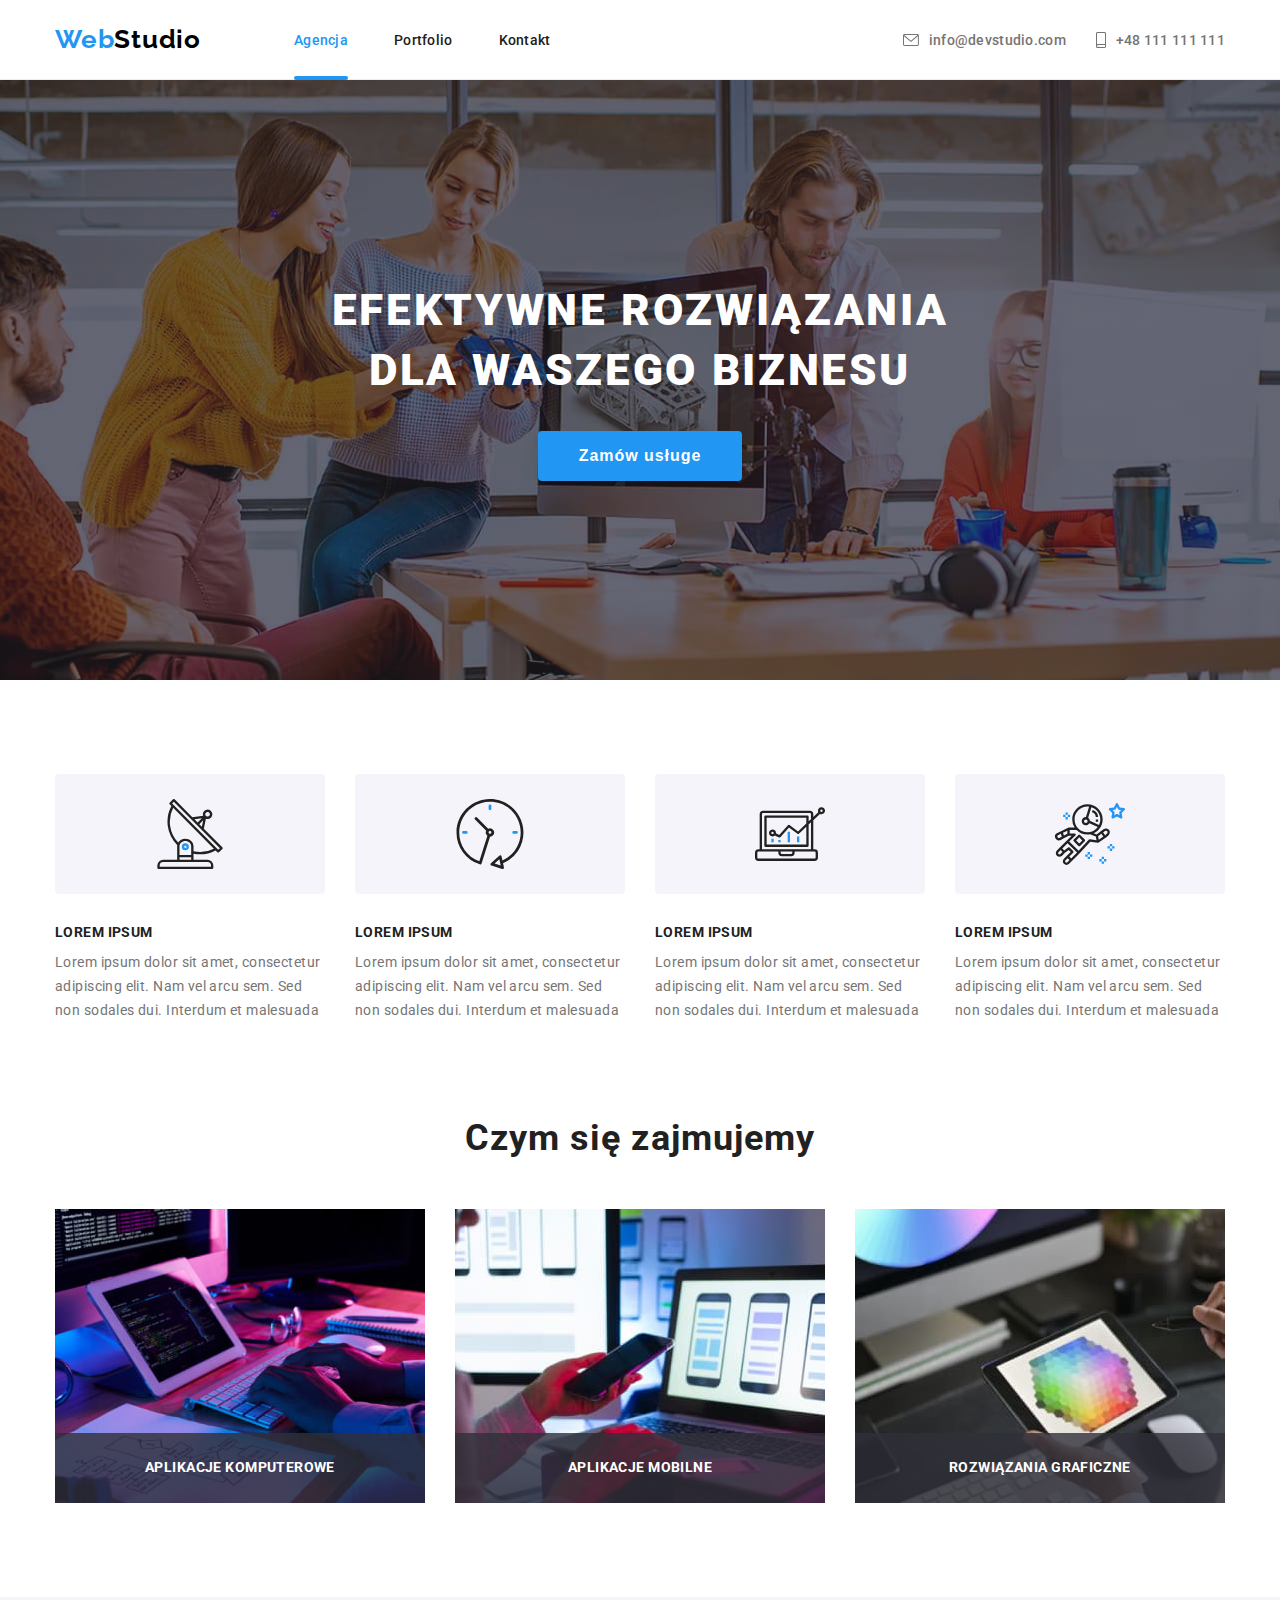
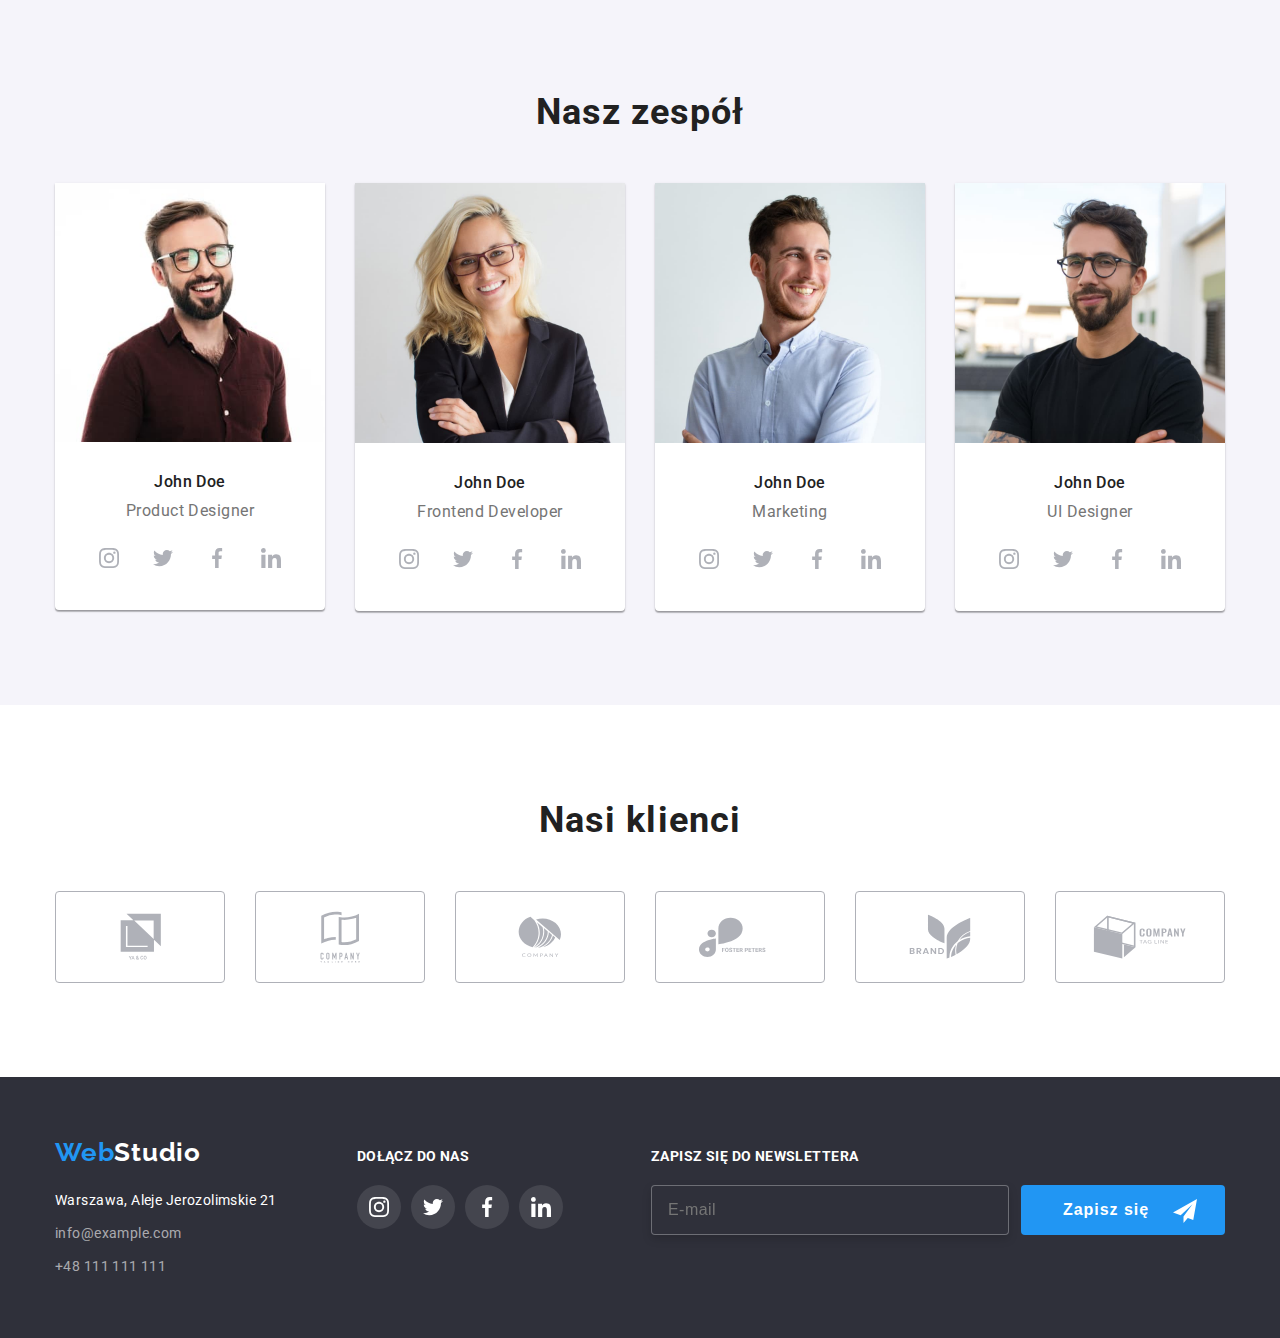
<file: index.html>
<!DOCTYPE html>
<html lang="pl">

<head>
    <meta charset="UTF-8">
    <meta http-equiv="X-UA-Compatible" content="IE=edge">
    <meta name="viewport" content="width=device-width, initial-scale=1.0">
    <title>WebStudio</title>
    <link rel="stylesheet" href="https://cdnjs.cloudflare.com/ajax/libs/modern-normalize/1.1.0/modern-normalize.min.css"
        integrity="sha512-wpPYUAdjBVSE4KJnH1VR1HeZfpl1ub8YT/NKx4PuQ5NmX2tKuGu6U/JRp5y+Y8XG2tV+wKQpNHVUX03MfMFn9Q=="
        crossorigin="anonymous" referrerpolicy="no-referrer" />
    <link rel="stylesheet" href="./css/styles.css" />
    <link rel="preconnect" href="https://fonts.googleapis.com" />
    <link rel="preconnect" href="https://fonts.gstatic.com" crossorigin />
    <link
        href="https://fonts.googleapis.com/css2?family=Raleway:wght@700&family=Roboto:wght@400;500;700;900&display=swap"
        rel="stylesheet" />
</head>

<body>
    <header class="header-line">
        <div class="menu-container container">
            <nav class="menu-nav">
                <a class="menu-logo link" href="./index.html">Web<span class="menu-logo-title">Studio</span></a>
                <ul class="menu-nav-list list">
                    <li class="menu-nav-item">
                        <a class="menu-nav-link link current-link" href="./index.html">Agencja</a>
                    </li>
                    <li class="menu-nav-item"> <a class="menu-nav-link link" href="./portfolio.html">Portfolio</a>
                    </li>
                    <li class="menu-nav-item"> <a class="menu-nav-link link" href="#">Kontakt</a>
                    </li>
                </ul>
            </nav>
            <ul class="menu-contacts list" style="display: flex;">
                <li class="menu-contact-item">
                    <a class="menu-contact-link link" href="mailto:info@devstudio.com">
                        <svg class="menu-icon" width="16" height="12">
                            <use href="./images/icons.svg#icon-envelope">
                            </use>
                        </svg>info@devstudio.com</a>
                </li>
                <li class="menu-contact-item">
                    <a class="menu-contact-link link" href="tel:+48111111111">
                        <svg class="menu-icon" width="10" height="16">
                            <use href="./images/icons.svg#icon-smartphone">
                            </use>
                        </svg>+48 111 111
                        111</a>
                </li>
            </ul>
        </div>
    </header>

    <main>
        <section class="hero-container section">
            <div class="container">
                <h1 class="hero-title">EFEKTYWNE ROZWIĄZANIA DLA WASZEGO BIZNESU</h1>
                <button class="hero-button" type="button" data-modal-open>Zamów usługe</button>
            </div>
        </section>
        <section class="features section">
            <div class="container">
                <h2 class="visually-hidden">features</h2>
                <ul class="features-list list">
                    <li class="features-item">
                        <div class="features-div-icon"><svg class="features-icon" width="70" height="70">
                                <use href="./images/icons2.svg#icon-antenna1">
                                </use>
                            </svg></div>
                        <h3 class="features-title">LOREM IPSUM</h3>
                        <p class="features-text">Lorem ipsum dolor sit amet, consectetur adipiscing elit. Nam vel
                            arcu sem. Sed non sodales dui. Interdum et malesuada</p>
                    </li>
                    <li class="features-item">
                        <div class="features-div-icon"><svg class="features-icon" width="70" height="70">
                                <use href="./images/icons2.svg#icon-clock1">
                                </use>
                            </svg></div>
                        <h3 class="features-title">LOREM IPSUM</h3>
                        <p class="features-text">Lorem ipsum dolor sit amet, consectetur adipiscing elit. Nam vel
                            arcu sem. Sed non sodales dui. Interdum et malesuada</p>
                    </li>
                    <li class="features-item">
                        <div class="features-div-icon"><svg class="features-icon" width="70" height="70">
                                <use href="./images/icons2.svg#icon-diagram1">
                                </use>
                            </svg></div>
                        <h3 class="features-title">LOREM IPSUM</h3>
                        <p class="features-text">Lorem ipsum dolor sit amet, consectetur adipiscing elit. Nam vel
                            arcu sem. Sed non sodales dui. Interdum et malesuada</p>
                    </li>
                    <li class="features-item">
                        <div class="features-div-icon"><svg class="features-icon" width="70" height="70">
                                <use href="./images/icons2.svg#icon-astronaut1">
                                </use>
                            </svg></div>
                        <h3 class="features-title">LOREM IPSUM</h3>
                        <p class="features-text">Lorem ipsum dolor sit amet, consectetur adipiscing elit. Nam vel
                            arcu sem. Sed non sodales dui. Interdum et malesuada</p>
                    </li>
                </ul>
            </div>
        </section>
        <section class="section">
            <div class="about container">
                <h2 class="about-title">Czym się zajmujemy</h2>
                <ul class="list">
                    <li class="about-item">
                        <img src="./images/img-5.jpg" alt="dłonie męzczyzny na klawiaturze komputera" width="370"
                            height="294" />
                        <p class="label">Aplikacje komputerowe</p>
                    </li>
                    <li class="about-item">
                        <img src="./images/img-6.jpg" alt="ręka trzyma telefon nad laptopem" width="370" height="294" />
                        <p class="label">Aplikacje mobilne</p>
                    </li>
                    <li class="about-item">
                        <img src="./images/img-7.jpg" alt="ręka trzyma tablet nad klawiaturą komputera" width="370"
                            height="294" />
                        <p class="label">Rozwiązania graficzne</p>
                    </li>
                </ul>
            </div>
        </section>

        <section class="team section">
            <div class="container">
                <h2 class="team-title">Nasz zespół</h2>
                <ul class="team-list list">
                    <li class="team-item">
                        <img class="img-item" src="./images/img.jpg" alt="John Doe, Product Designer" width="270"
                            height="260" />
                        <div class="figcaption-team-item">
                            <h3 class="team-list-name">John Doe</h3>
                            <p class="team-list-position">Product Designer</p>
                            <ul class="social-media-container list">
                                <li class="social-icon-item">
                                    <a class="social-link" href="">
                                        <svg class="social-icon" width="20" height="20">
                                            <use href="./images/icons.svg#icon-instagram-2">
                                            </use>
                                        </svg>
                                    </a>
                                </li>
                                <li class="social-icon-item">
                                    <a class="social-link" href="">
                                        <svg class="social-icon" width="20" height="20">
                                            <use href="./images/icons.svg#icon-twitter-1">
                                            </use>
                                        </svg>
                                    </a>
                                </li>
                                <li class="social-icon-item">
                                    <a class="social-link" href="">
                                        <svg class="social-icon" width="20" height="20">
                                            <use href="./images/icons.svg#icon-facebook-1">
                                            </use>
                                        </svg>
                                    </a>
                                </li>
                                <li class="social-icon-item">
                                    <a class="social-link" href="">
                                        <svg class="social-icon" width="20" height="20">
                                            <use href="./images/icons.svg#icon-linkedin-1">
                                            </use>
                                        </svg>
                                    </a>
                                </li>
                            </ul>
                        </div>
                    </li>
                    <li class="team-item">
                        <img class="img-item" src="./images/img-2.jpg" alt="John Doe, Frontend Developer" width="270"
                            height="260" />
                        <div class="figcaption-team-item">
                            <h3 class="team-list-name">John Doe</h3>
                            <p class="team-list-position">Frontend Developer</p>
                            <ul class="social-media-container list">
                                <li class="social-icon-item">
                                    <a class="social-link" href="">
                                        <svg class="social-icon" width="20" height="20">
                                            <use href="./images/icons.svg#icon-instagram-2">
                                            </use>
                                        </svg>
                                    </a>
                                </li>
                                <li class="social-icon-item">
                                    <a class="social-link" href="">
                                        <svg class="social-icon" width="20" height="20">
                                            <use href="./images/icons.svg#icon-twitter-1">
                                            </use>
                                        </svg>
                                    </a>
                                </li>
                                <li class="social-icon-item">
                                    <a class="social-link" href="">
                                        <svg class="social-icon" width="20" height="20">
                                            <use href="./images/icons.svg#icon-facebook-1">
                                            </use>
                                        </svg>
                                    </a>
                                </li>
                                <li class="social-icon-item">
                                    <a class="social-link" href="">
                                        <svg class="social-icon" width="20" height="20">
                                            <use href="./images/icons.svg#icon-linkedin-1">
                                            </use>
                                        </svg>
                                    </a>
                                </li>
                            </ul>
                        </div>
                    </li>
                    <li class="team-item">
                        <img class="img-item" src="./images/img-3.jpg" alt="John Doe, Marketing" width="270"
                            height="260" />
                        <div class="figcaption-team-item">
                            <h3 class="team-list-name">John Doe</h3>
                            <p class="team-list-position">Marketing</p>
                            <ul class="social-media-container list">
                                <li class="social-icon-item">
                                    <a class="social-link" href="">
                                        <svg class="social-icon" width="20" height="20">
                                            <use href="./images/icons.svg#icon-instagram-2">
                                            </use>
                                        </svg>
                                    </a>
                                </li>
                                <li class="social-icon-item">
                                    <a class="social-link" href="">
                                        <svg class="social-icon" width="20" height="20">
                                            <use href="./images/icons.svg#icon-twitter-1">
                                            </use>
                                        </svg>
                                    </a>
                                </li>
                                <li class="social-icon-item">
                                    <a class="social-link" href="">
                                        <svg class="social-icon" width="20" height="20">
                                            <use href="./images/icons.svg#icon-facebook-1">
                                            </use>
                                        </svg>
                                    </a>
                                </li>
                                <li class="social-icon-item">
                                    <a class="social-link" href="">
                                        <svg class="social-icon" width="20" height="20">
                                            <use href="./images/icons.svg#icon-linkedin-1">
                                            </use>
                                        </svg>
                                    </a>
                                </li>
                            </ul>
                        </div>
                    </li>
                    <li class="team-item">
                        <img class="img-item" src="./images/img-4.jpg" alt="John Doe, UI Designer" width="270"
                            height="260" />
                        <div class="figcaption-team-item">
                            <h3 class="team-list-name">John Doe</h3>
                            <p class="team-list-position">UI Designer</p>
                            <ul class="social-media-container list">
                                <li class="social-icon-item">
                                    <a class="social-link" href="">
                                        <svg class="social-icon" width="20" height="20">
                                            <use href="./images/icons.svg#icon-instagram-2">
                                            </use>
                                        </svg>
                                    </a>
                                </li>
                                <li class="social-icon-item">
                                    <a class="social-link" href="">
                                        <svg class="social-icon" width="20" height="20">
                                            <use href="./images/icons.svg#icon-twitter-1">
                                            </use>
                                        </svg>
                                    </a>
                                </li>
                                <li class="social-icon-item">
                                    <a class="social-link" href="">
                                        <svg class="social-icon" width="20" height="20">
                                            <use href="./images/icons.svg#icon-facebook-1">
                                            </use>
                                        </svg>
                                    </a>
                                </li>
                                <li class="social-icon-item">
                                    <a class="social-link" href="">
                                        <svg class="social-icon" width="20" height="20">
                                            <use href="./images/icons.svg#icon-linkedin-1">
                                            </use>
                                        </svg>
                                    </a>
                                </li>
                            </ul>
                        </div>
                    </li>
                </ul>
            </div>
        </section>
        <section class="clients section">
            <div class="container">
                <h2 class="clients-title">Nasi klienci</h2>
                <ul class="clients-list list">
                    <li class="client-item">
                        <a class="client-link" href="">
                            <svg class="client-icon" width="41" height="47">
                                <use href="./images/icons.svg#icon-group">
                                </use>
                            </svg>
                        </a>
                    </li>
                    <li class="client-item">
                        <a class="client-link" href="">
                            <svg class="client-icon" width="40" height="52">
                                <use href="./images/icons.svg#icon-group-2">
                                </use>
                            </svg>
                        </a>
                    </li>
                    <li class="client-item">
                        <a class="client-link" href="">
                            <svg class="client-icon" width="43.46" height="41.18">
                                <use href="./images/icons.svg#icon-group-3">
                                </use>
                            </svg>
                        </a>
                    </li>
                    <li class="client-item">
                        <a class="client-link" href="">
                            <svg class="client-icon" width="84.44" height="40.62">
                                <use href="./images/icons.svg#icon-group-4">
                                </use>
                            </svg>
                        </a>
                    </li>
                    <li class="client-item">
                        <a class="client-link" href="">
                            <svg class="client-icon" width="62.54" height="45.43">
                                <use href="./images/icons.svg#icon-group-5">
                                </use>
                            </svg>
                        </a>
                    </li>
                    <li class="client-item">
                        <a class="client-link" href="">
                            <svg class="client-icon" width="93.79" height="43.93">
                                <use href="./images/icons.svg#icon-group-6">
                                </use>
                            </svg>
                        </a>
                    </li>
                </ul>
            </div>
        </section>
    </main>

    <footer>
        <div class="container footer-flex">
            <div class="footer-div">
                <a class="footer-logo link" href="./index.html">Web<span class="footer-logo-title">Studio</span></a>
                <address class="footer-adress-list">
                    <ul class="footer-contacts list">
                        <li class="footer-item"><a class="footer-adress link"
                                href="https://goo.gl/maps/d49CJBmiLWtHoX3f7" target="_blank"
                                rel="noreferrer noopener nofollow">
                                Warszawa, Aleje Jerozolimskie 21 </a></li>
                        <li class="footer-item"><a class="footer-contact link"
                                href="mailto:info@example.com">info@example.com</a></li>
                        <li class="footer-item"><a class="footer-contact link" href="tel:+48111111111">+48 111 111
                                111</a>
                        </li>
                    </ul>
                </address>
            </div>
            <div class="footer-social-div">
                <p class="footer-social-title">DOŁĄCZ DO NAS</p>
                <ul class="footer-social-container list">
                    <li class="footer-social-icon-item">
                        <a class="footer-social-link" href="">
                            <svg class="footer-social-icon" width="20" height="20">
                                <use href="./images/icons.svg#icon-instagram-2">
                                </use>
                            </svg>
                        </a>
                    </li>
                    <li class="footer-social-icon-item">
                        <a class="footer-social-link" href="">
                            <svg class="footer-social-icon" width="20" height="20">
                                <use href="./images/icons.svg#icon-twitter-1">
                                </use>
                            </svg>
                        </a>
                    </li>
                    <li class="footer-social-icon-item">
                        <a class="footer-social-link" href="">
                            <svg class="footer-social-icon" width="20" height="20">
                                <use href="./images/icons.svg#icon-facebook-1">
                                </use>
                            </svg>
                        </a>
                    </li>
                    <li class="footer-social-icon-item">
                        <a class="footer-social-link" href="">
                            <svg class="footer-social-icon" width="20" height="20">
                                <use href="./images/icons.svg#icon-linkedin-1">
                                </use>
                            </svg>
                        </a>
                    </li>
                </ul>
            </div>
            <div class="footer-newsletter-div">
                <p class="footer-newsletter-title">Zapisz się do newslettera</p>
                <div class="input-btn-div">
                    <label class="footer-label-email">
                        <input class="footer-input" type="email" name="footer-email" placeholder="E-mail" required>
                    </label>
                    <button class="footer-btn" type="submit">Zapisz się<svg class="btn-icon-send" width="24"
                            height="24">
                            <use href="./images/icons.svg#icon-icon-send"></use>
                        </svg>
                    </button>
                </div>
            </div>
        </div>
    </footer>

    <div class="backdrop is-hidden" data-modal>
        <div class="modal">
            <button type="button" class="close-btn" data-modal-close="">
                <svg class="modal-icon" width="11" height="11">
                    <use href="./images/icons-vector.svg#icon-vector">
                    </use>
                </svg>
            </button>
            <form class="form-layout">
                <p class="form-title">Zostaw swoje dane w formularzu poniżej</p>
                <label class="label-title">
                    Imie
                    <span class="input-wrap">
                        <input class="data-form-input" type="text" name="name" required>
                        <svg class="person-form-icon" width="18" height="18">
                            <use href="./images/icons.svg#icon-person-black-18dp-1" </use>
                        </svg>
                    </span>
                </label>
                <label class="label-title">
                    Telefon
                    <span class="input-wrap">
                        <input class="data-form-input" type="tel" name="phone_number" required>
                        <svg class="person-form-icon" width="18" height="18">
                            <use href="./images/icons.svg#icon-phone-black-18dp-1" </use>
                        </svg>
                    </span>
                </label>

                <label class="label-title">
                    Email
                    <span class="input-wrap">
                        <input class="data-form-input" type="email" name="email" required>
                        <svg class="person-form-icon" width="18" height="18">
                            <use href="./images/icons.svg#icon-email-black-18dp-1" </use>
                        </svg>
                    </span>
                </label>
                <label class="label-title">
                    Komentarz
                    <textarea class="data-form-input comment" name="comment" placeholder="Wprowadź tekst"></textarea>
                </label>

                <label for="statute" class="checkbox-form">
                    <input type="checkbox" class="checkbox-input" name="statute_acceptance" value="statute" id="statute"
                        required>

                    <span class="checkbox-icon">
                        <svg class="checkbox-vector" width="16" height="15">
                            <use href="./images/icons.svg#icon-check-vector" </use>
                        </svg>
                    </span>

                    <p class="checkbox-statute">Oświadczam iż akceptuję&nbsp<a class="regulations-link link"
                            href="">Regulamin&nbsp</a>i&nbsp<a class="regulations-link link" href="">Politykę
                            Prywatności.</a></p>
                </label>
                <button class="form-btn" type="submit">Wyślij</button>
            </form>
        </div>
    </div>
    <script src="./modal.js"></script>
</body>

</html>
</file>
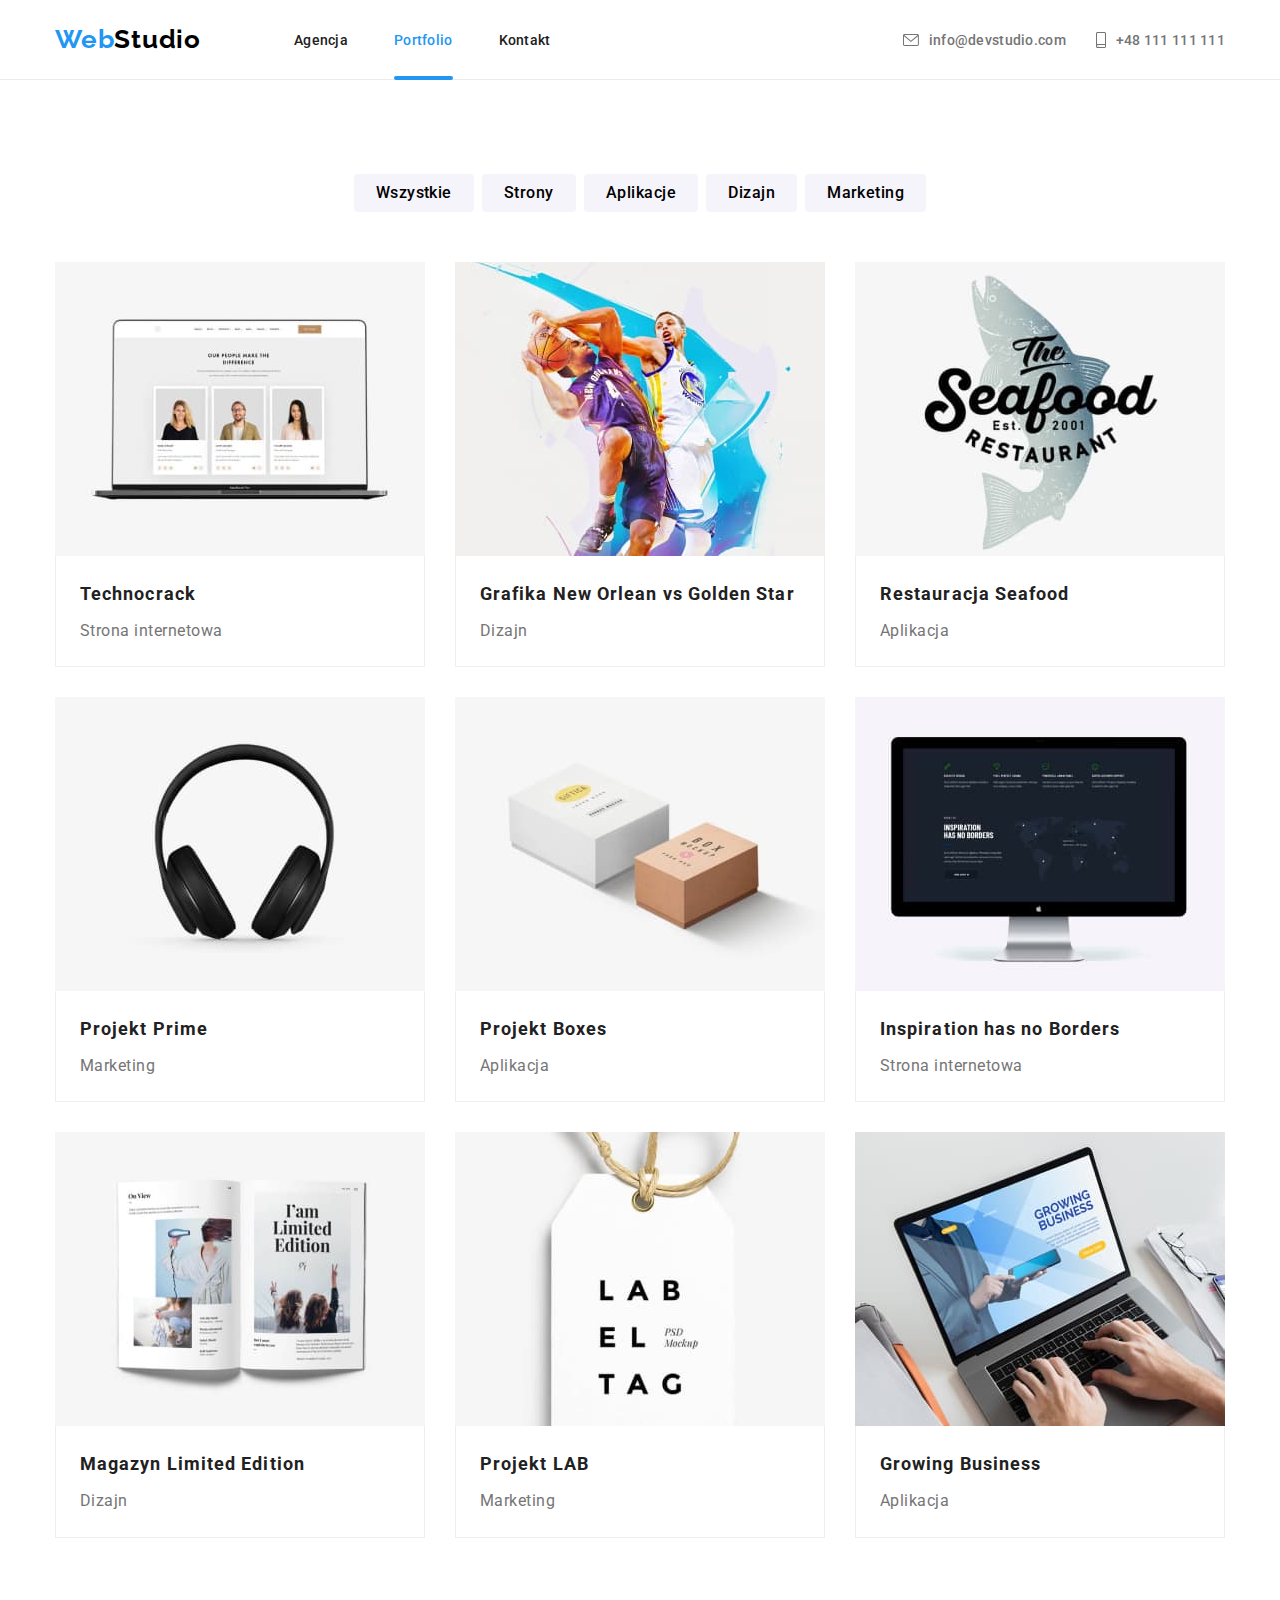
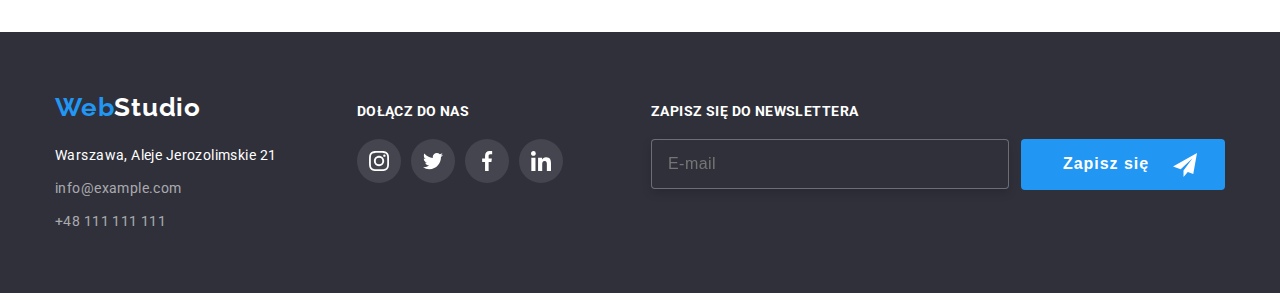
<file: portfolio.html>
<!DOCTYPE html>
<html lang="pl">

<head>
    <meta charset="UTF-8">
    <meta http-equiv="X-UA-Compatible" content="IE=edge">
    <meta name="viewport" content="width=device-width, initial-scale=1.0">
    <title>WebStudio-Portfolio</title>
    <link rel="stylesheet" href="https://cdnjs.cloudflare.com/ajax/libs/modern-normalize/1.1.0/modern-normalize.min.css"
        integrity="sha512-wpPYUAdjBVSE4KJnH1VR1HeZfpl1ub8YT/NKx4PuQ5NmX2tKuGu6U/JRp5y+Y8XG2tV+wKQpNHVUX03MfMFn9Q=="
        crossorigin="anonymous" referrerpolicy="no-referrer" />
    <link rel="stylesheet" href="./css/styles.css" />
    <link rel="preconnect" href="https://fonts.googleapis.com" />
    <link rel="preconnect" href="https://fonts.gstatic.com" crossorigin />
    <link
        href="https://fonts.googleapis.com/css2?family=Raleway:wght@700&family=Roboto:wght@400;500;700;900&display=swap"
        rel="stylesheet" />
</head>

<body>
    <header class="header-line">
        <div class="menu-container container">
            <nav class="menu-nav">
                <a class="menu-logo link" href="./index.html">Web<span class="menu-logo-title">Studio</span></a>
                <ul class="menu-nav-list list">
                    <li class="menu-nav-item">
                        <a class="menu-nav-link link" href="./index.html">Agencja</a>
                    </li>
                    <li class="menu-nav-item"> <a class="menu-nav-link link current-link"
                            href="./portfolio.html">Portfolio</a>
                    </li>
                    <li class="menu-nav-item"> <a class="menu-nav-link link" href="#">Kontakt</a>
                    </li>
                </ul>
            </nav>
            <ul class="menu-contacts list" style="display: flex;">
                <li class="menu-contact-item">
                    <a class="menu-contact-link link" href="mailto:info@devstudio.com">
                        <svg class="menu-icon" width="16" height="12">
                            <use href="./images/icons.svg#icon-envelope">
                            </use>
                        </svg>info@devstudio.com</a>
                </li>
                <li class="menu-contact-item">
                    <a class="menu-contact-link link" href="tel:+48111111111">
                        <svg class="menu-icon" width="10" height="16">
                            <use href="./images/icons.svg#icon-smartphone">
                            </use>
                        </svg>+48 111 111
                        111</a>
                </li>
            </ul>
        </div>
    </header>

    <main>
        <section class="portfolio-img section">
            <div class="container">
                <h1 class="visually-hidden">portfolio images</h1>
                <ul class="button-nav list">
                    <li class="button-item">
                        <button class="portfolio-btn" type="button">Wszystkie</button>
                    </li>
                    <li class="button-item">
                        <button class="portfolio-btn" type="button">Strony</button>
                    </li>
                    <li class="button-item">
                        <button class="portfolio-btn" type="button">Aplikacje</button>
                    </li>
                    <li class="button-item">
                        <button class="portfolio-btn" type="button">Dizajn</button>
                    </li>
                    <li class="button-item">
                        <button class="portfolio-btn" type="button">Marketing</button>
                    </li>
                </ul>
                <ul class="portfolio-img-containers list">
                    <li class="portfolio-img-item">
                        <a class="portfolio-link link" href="">
                            <div class="overlay-div">
                                <img class="img-item" src="./images/portfolio-img-9.jpg" alt="technocrack" width="370"
                                    height="294" />
                                <div class="overlay">
                                    <p>Technocrack jest popularną platformą wykorzystywaną do rozpowszechniania
                                        koronawirusa. Firmy wykorzystują tę platformę
                                        do celów szpiegowskich i ataków na niezabezpieczone serwery konkurencji</p>
                                </div>
                            </div>
                            <div class="figcaption-item">
                                <h2 class="portfolio-img-title">Technocrack</h2>
                                <p class="portfolio-img-text">Strona internetowa</p>
                            </div>
                        </a>
                    </li>
                    <li class="portfolio-img-item">
                        <a class="portfolio-link link" href="">
                            <div class="overlay-div">
                                <img class="img-item" src="./images/portfolio-img-8.jpg"
                                    alt="Grafika New Orlean vs Golden Star" width="370" height="294" />
                                <div class="overlay">
                                    <p>Technocrack jest popularną platformą wykorzystywaną do rozpowszechniania
                                        koronawirusa. Firmy wykorzystują tę platformę
                                        do celów szpiegowskich i ataków na niezabezpieczone serwery konkurencji</p>
                                </div>
                            </div>
                            <div class="figcaption-item">
                                <h2 class="portfolio-img-title">Grafika New Orlean vs Golden Star</h2>
                                <p class="portfolio-img-text">Dizajn</p>
                            </div>
                        </a>
                    </li>
                    <li class="portfolio-img-item">
                        <a class="portfolio-link link" href="">
                            <div class="overlay-div">
                                <img class="img-item" src="./images/portfolio-img-7.jpg" alt="Restauracja Seafood"
                                    width="370" height="294" />
                                <div class="overlay">
                                    <p>Technocrack jest popularną platformą wykorzystywaną do rozpowszechniania
                                        koronawirusa. Firmy wykorzystują tę platformę
                                        do celów szpiegowskich i ataków na niezabezpieczone serwery konkurencji</p>
                                </div>
                            </div>
                            <div class="figcaption-item">
                                <h2 class="portfolio-img-title">Restauracja Seafood</h2>
                                <p class="portfolio-img-text">Aplikacja</p>
                            </div>
                        </a>
                    </li>
                    <li class="portfolio-img-item">
                        <a class="portfolio-link link" href="">
                            <div class="overlay-div">
                                <img class="img-item" src="./images/portfolio-img-6.jpg" alt="Projekt Prime" width="370"
                                    height="294" />
                                <div class="overlay">
                                    <p>Technocrack jest popularną platformą wykorzystywaną do rozpowszechniania
                                        koronawirusa. Firmy wykorzystują tę platformę
                                        do celów szpiegowskich i ataków na niezabezpieczone serwery konkurencji</p>
                                </div>
                            </div>
                            <div class="figcaption-item">
                                <h2 class="portfolio-img-title">Projekt Prime</h2>
                                <p class="portfolio-img-text">Marketing</p>
                            </div>
                        </a>
                    </li>
                    <li class="portfolio-img-item">
                        <a class="portfolio-link link" href="">
                            <div class="overlay-div">
                                <img class="img-item" src="./images/portfolio-img-5.jpg" alt="Projekt Boxes" width="370"
                                    height="294" />
                                <div class="overlay">
                                    <p>Technocrack jest popularną platformą wykorzystywaną do rozpowszechniania
                                        koronawirusa. Firmy wykorzystują tę platformę
                                        do celów szpiegowskich i ataków na niezabezpieczone serwery konkurencji</p>
                                </div>
                            </div>
                            <div class="figcaption-item">
                                <h2 class="portfolio-img-title">Projekt Boxes</h2>
                                <p class="portfolio-img-text">Aplikacja</p>
                            </div>
                        </a>
                    </li>
                    <li class="portfolio-img-item">
                        <a class="portfolio-link link" href="">
                            <div class="overlay-div">
                                <img class="img-item" src="./images/portfolio-img-4.jpg"
                                    alt="Inspiration has no Borders" width="370" height="294" />
                                <div class="overlay">
                                    <p>Technocrack jest popularną platformą wykorzystywaną do rozpowszechniania
                                        koronawirusa. Firmy wykorzystują tę platformę
                                        do celów szpiegowskich i ataków na niezabezpieczone serwery konkurencji</p>
                                </div>
                            </div>
                            <div class="figcaption-item">
                                <h2 class="portfolio-img-title">Inspiration has no Borders</h2>
                                <p class="portfolio-img-text">Strona internetowa</p>
                            </div>
                        </a>
                    </li>
                    <li class="portfolio-img-item">
                        <a class="portfolio-link link" href="">
                            <div class="overlay-div">
                                <img class="img-item" src="./images/portfolio-img-3.jpg" alt="Magazyn Limited Edition"
                                    width="370" height="294" />
                                <div class="overlay">
                                    <p>Technocrack jest popularną platformą wykorzystywaną do rozpowszechniania
                                        koronawirusa. Firmy wykorzystują tę platformę
                                        do celów szpiegowskich i ataków na niezabezpieczone serwery konkurencji</p>
                                </div>
                            </div>
                            <div class="figcaption-item">
                                <h2 class="portfolio-img-title">Magazyn Limited Edition</h2>
                                <p class="portfolio-img-text">Dizajn</p>
                            </div>
                        </a>
                    </li>
                    <li class="portfolio-img-item">
                        <a class="portfolio-link link" href="">
                            <div class="overlay-div">
                                <img class="img-item" src="./images/portfolio-img-2.jpg" alt="Projekt LAB" width="370"
                                    height="294" />
                                <div class="overlay">
                                    <p>Technocrack jest popularną platformą wykorzystywaną do rozpowszechniania
                                        koronawirusa. Firmy wykorzystują tę platformę
                                        do celów szpiegowskich i ataków na niezabezpieczone serwery konkurencji</p>
                                </div>
                            </div>
                            <div class="figcaption-item">
                                <h2 class="portfolio-img-title">Projekt LAB</h2>
                                <p class="portfolio-img-text">Marketing</p>
                            </div>
                        </a>
                    </li>
                    <li class="portfolio-img-item">
                        <a class="portfolio-link link" href="">
                            <div class="overlay-div">
                                <img class="img-item" src="./images/portfolio-img.jpg" alt="Growing Business"
                                    width="370" height="294" />
                                <div class="overlay">
                                    <p>Technocrack jest popularną platformą wykorzystywaną do rozpowszechniania
                                        koronawirusa. Firmy wykorzystują tę platformę
                                        do celów szpiegowskich i ataków na niezabezpieczone serwery konkurencji</p>
                                </div>
                            </div>
                            <div class="figcaption-item">
                                <h2 class="portfolio-img-title">Growing Business</h2>
                                <p class="portfolio-img-text">Aplikacja</p>
                            </div>
                        </a>
                    </li>
                </ul>
            </div>
        </section>
    </main>

    <footer>
        <div class="container footer-flex">
            <div class="footer-div">
                <a class="footer-logo link" href="./index.html">Web<span class="footer-logo-title">Studio</span></a>
                <address class="footer-adress-list">
                    <ul class="footer-contacts list">
                        <li class="footer-item"><a class="footer-adress link"
                                href="https://goo.gl/maps/d49CJBmiLWtHoX3f7" target="_blank"
                                rel="noreferrer noopener nofollow">
                                Warszawa, Aleje Jerozolimskie 21 </a></li>
                        <li class="footer-item"><a class="footer-contact link"
                                href="mailto:info@example.com">info@example.com</a></li>
                        <li class="footer-item"><a class="footer-contact link" href="tel:+48111111111">+48 111 111
                                111</a>
                        </li>
                    </ul>
                </address>
            </div>
            <div class="footer-social-div">
                <p class="footer-social-title">DOŁĄCZ DO NAS</p>
                <ul class="footer-social-container list">
                    <li class="footer-social-icon-item">
                        <a class="footer-social-link" href="">
                            <svg class="footer-social-icon" width="20" height="20">
                                <use href="./images/icons.svg#icon-instagram-2">
                                </use>
                            </svg>
                        </a>
                    </li>
                    <li class="footer-social-icon-item">
                        <a class="footer-social-link" href="">
                            <svg class="footer-social-icon" width="20" height="20">
                                <use href="./images/icons.svg#icon-twitter-1">
                                </use>
                            </svg>
                        </a>
                    </li>
                    <li class="footer-social-icon-item">
                        <a class="footer-social-link" href="">
                            <svg class="footer-social-icon" width="20" height="20">
                                <use href="./images/icons.svg#icon-facebook-1">
                                </use>
                            </svg>
                        </a>
                    </li>
                    <li class="footer-social-icon-item">
                        <a class="footer-social-link" href="">
                            <svg class="footer-social-icon" width="20" height="20">
                                <use href="./images/icons.svg#icon-linkedin-1">
                                </use>
                            </svg>
                        </a>
                    </li>
                </ul>
            </div>
            <div class="footer-newsletter-div">
                <p class="footer-newsletter-title">Zapisz się do newslettera</p>
                <div class="input-btn-div">
                    <label class="footer-label-email">
                        <input class="footer-input" type="email" name="footer-email" placeholder="E-mail" required>
                    </label>
                    <button class="footer-btn" type="submit">Zapisz się<svg class="btn-icon-send" width="24"
                            height="24">
                            <use href="./images/icons.svg#icon-icon-send"></use>
                        </svg>
                    </button>
                </div>
            </div>
        </div>
    </footer>
</body>

</html>
</file>
<file: css/styles.css>
* {
	margin: 0;
	padding: 0;
}
*,
*::before,
*::after {
	box-sizing: border-box;
}
:root {
	--black: #212121;
	--grey: #757575;
	--light-blue: #2196f3;
	--white: #ffffff;
	--hero-banner-container: #2f303a;
	--footer-container: #2f303a;
	--team: #f5f4fa;
	--portfolio-button: #f5f4fa;
	--icon-fill-color: #afb1b8;
	--cubic-bezier: cubic-bezier(0.4, 0, 0.2, 1);
}
body {
	color: var(--black);
	background-color: var(--white);
	font-family: "Roboto", sens-serif;
}
h1,
h2,
h3,
h4,
h5,
h6,
p {
	margin: 0;
}
img {
	display: block;
	max-width: 100%;
	height: auto;
}
address {
	font-style: normal;
}
button {
	display: block;
	cursor: pointer;
	border: none;
	border-radius: 4px;
}
.list {
	list-style: none;
	padding-left: 0;
	margin: 0;
}
.link {
	text-decoration: none;
}
.container {
	width: 1200px;
	margin: 0 auto;
	padding: 0 15px;
}
.section {
	padding-top: 94px;
	padding-bottom: 94px;
}
.visually-hidden {
	position: absolute;
	width: 1px;
	height: 1px;
	margin: -1px;
	border: 0;
	padding: 0;

	white-space: nowrap;
	clip-path: inset(100%);
	clip: rect(0 0 0 0);
	overflow: hidden;
}

/* główna nawigacja na stronie logo + podstrony + kontakty ===================================== */

.header-line {
	border-bottom: #ececec solid 1px;
}
.menu-container {
	display: flex;
	align-items: center;
	padding-top: 24px;
	padding-bottom: 24px;
}
.menu-logo {
	font-family: "Raleway";
	font-style: normal;
	font-weight: 700;
	font-size: 26px;
	line-height: 1.2;
	letter-spacing: 0.03em;
	color: var(--light-blue);
	margin-right: 93px;
}
.menu-logo-title {
	color: #000000;
}
.menu-nav {
	display: flex;
	margin-right: auto;
}
.menu-nav-list {
	display: flex;
	align-items: center;
	flex-wrap: wrap;
}
.menu-nav-item {
	margin-right: 46px;
	display: inline;
}
.menu-nav-item:last-child {
	margin-right: 0;
}
.menu-contact-item {
	margin-right: 30px;
}
.menu-contact-item:last-child {
	margin-right: 0;
}
.menu-nav-link {
	font-weight: 500;
	font-size: 14px;
	line-height: 1.15;
	letter-spacing: 0.02em;
	color: var(--black);
	transition: color 250ms var(--cubic-bezier);
	position: relative;
}
.menu-contact-link {
	font-weight: 500;
	font-size: 14px;
	line-height: 1.15;
	letter-spacing: 0.02em;
	color: var(--grey);
	display: flex;
	align-items: center;
	transition: color 250ms var(--cubic-bezier);
}
.menu-nav-link:hover,
.menu-nav-link:focus {
	color: var(--light-blue);
}
.menu-nav-link.current-link {
	color: var(--light-blue);
}
.menu-icon {
	fill: currentColor;
	margin-right: 10px;
}
.menu-contact-link:hover,
.menu-contact-link:focus {
	color: var(--light-blue);
}
.current-link::after {
	color: var(--light-blue);
	position: absolute;
	display: inline-block;
	left: 0;
	bottom: -32px;
	background-color: var(--light-blue);
	content: "";
	width: 100%;
	height: 4px;
	border-radius: 2px;
}

/* główny tytuł strony hero ================================================== */

.hero-container {
	background-color: var(--hero-banner-container);
	background-image: linear-gradient(
			to right,
			rgba(47, 48, 58, 0.4),
			rgba(47, 48, 58, 0.4)
		),
		url(../images/img-hero-background.jpg);
	background-position: center;
	background-size: cover;
	padding: 200px 0;
	max-width: 1600px;
	height: 600px;
	margin: 0 auto;
}
.hero-title {
	font-weight: 900;
	font-size: 44px;
	line-height: 1.37;
	letter-spacing: 0.06em;
	text-transform: uppercase;
	color: var(--white);
	max-width: 696px;
	text-align: center;
	margin: 0 auto;
}
.hero-button {
	font-weight: 700;
	font-size: 16px;
	line-height: 1.88;
	letter-spacing: 0.06em;
	box-shadow: 0px 4px 4px rgba(0, 0, 0, 0.15);
	color: var(--white);
	background-color: var(--light-blue);
	margin: 0 auto;
	padding: 10px 41px;
	margin-top: 30px;
}

/* nasze atuty================================================================== */
.features {
	padding-bottom: 0;
}
.features-list {
	display: flex;
}
.features-item {
	margin-right: 30px;
}
.features-item:last-child {
	margin-right: 0;
}
.features-title {
	font-weight: 700;
	font-size: 14px;
	line-height: 1.15;
	letter-spacing: 0.03em;
	text-transform: uppercase;
	margin-bottom: 10px;
	margin-top: 30px;
}
.features-text {
	font-size: 14px;
	line-height: 1.72;
	letter-spacing: 0.03em;
	color: var(--grey);
}
.features-div-icon {
	width: 270px;
	height: 120px;
	background-color: var(--team);
	border-radius: 4px;
	display: flex;
	align-items: center;
	justify-content: center;
}

/* about us, czym się zajmujemy, same zdjęcia + tytuł ============================= */

.about > ul {
	display: flex;
}
.about-title {
	font-weight: 700;
	font-size: 36px;
	line-height: 1.17;
	text-align: center;
	letter-spacing: 0.03em;
	margin-bottom: 50px;
}
.about-item {
	margin-right: 30px;
	position: relative;
}
.about-item:last-child {
	margin-right: 0;
}
.about-item > .label {
	font-weight: 700;
	font-size: 14px;
	line-height: 1.14;
	letter-spacing: 0.03em;
	text-transform: uppercase;
	color: var(--white);
	position: absolute;
	bottom: 0;
	width: 100%;
	height: 70px;
	display: flex;
	align-items: center;
	justify-content: center;
	background-color: rgba(47, 48, 58, 0.8);
}
/* our team ========================================================================= */

.team {
	background-color: var(--team);
}
.team-list {
	display: flex;
	align-items: center;
	justify-content: center;
	flex-wrap: wrap;
}
.team-title {
	font-weight: 700;
	font-size: 36px;
	line-height: 1.17;
	text-align: center;
	letter-spacing: 0.03em;
	margin-bottom: 50px;
}
.team-list-name {
	font-weight: 500;
	font-size: 16px;
	line-height: 1.19;
	letter-spacing: 0.03em;
}
.team-list-position {
	font-size: 16px;
	line-height: 1.19;
	letter-spacing: 0.03em;
	color: var(--grey);
	margin-top: 10px;
}
.team-list > li {
	width: 270px;
	background: var(--white);
	box-shadow: 0px 1px 3px rgba(0, 0, 0, 0.12), 0px 1px 1px rgba(0, 0, 0, 0.14),
		0px 2px 1px rgba(0, 0, 0, 0.2);
	border-radius: 0px 0px 4px 4px;
	text-align: center;
}
.team-item {
	margin-right: 30px;
}
.team-item:last-child {
	margin-right: 0;
}
.figcaption-team-item {
	padding-top: 30px;
	padding-bottom: 30px;
	align-items: center;
}
.social-link {
	fill: var(--icon-fill-color);
	width: 44px;
	height: 44px;
	display: flex;
	align-items: center;
	justify-content: center;
	border-radius: 50%;
	transition-property: background-color, fill;
	transition-duration: 250ms;
	transition-timing-function: var(--cubic-bezier);
}
.social-icon-item {
	margin-right: 10px;
}
.social-icon-item:last-child {
	margin-right: 0;
}
.social-media-container {
	display: flex;
	justify-content: center;
	align-items: center;
	margin-top: 16px;
}
.social-link:hover,
.social-link:focus {
	background-color: var(--light-blue);
	fill: var(--white);
}

/* nasi klinci  ================================================= */
.clients-list {
	display: flex;
	align-items: center;
	justify-content: center;
}
.clients-title {
	font-weight: 700;
	font-size: 36px;
	line-height: 1.17;
	text-align: center;
	letter-spacing: 0.03em;
	margin-bottom: 50px;
}
.client-link {
	width: 170px;
	height: 92px;
	border: 1px solid currentColor;
	color: var(--icon-fill-color);
	fill: currentColor;
	border-radius: 4px;
	text-align: center;
	display: flex;
	align-items: center;
	justify-content: center;
	transition-property: border, fill;
	transition-duration: 250ms;
	transition-timing-function: var(--cubic-bezier);
}
.client-item {
	margin-right: 30px;
}
.client-item:last-child {
	margin-right: 0;
}
.client-link:hover,
.client-link:focus {
	border-color: var(--light-blue);
	fill: var(--light-blue);
}

/*portfolio ===================================================================== */
.button-nav {
	display: flex;
	justify-content: center;
	align-items: center;
	flex-wrap: wrap;
	margin-bottom: 50px;
}
.button-item {
	margin-right: 8px;
}
.button-item:last-child {
	margin-right: 0;
}
.portfolio-btn {
	font-family: inherit;
	font-weight: 500;
	font-size: 16px;
	line-height: 1.63;
	text-align: center;
	letter-spacing: 0.03em;
	background-color: var(--portfolio-button);
	border-style: hidden;
	margin: 0 auto;
	padding: 6px 22px;
	transition-property: color, background-color, box-shadow;
	transition-duration: 250ms;
	transition-timing-function: var(--cubic-bezier);
}
.portfolio-btn:hover,
.portfolio-btn:focus {
	color: var(--white);
	background-color: var(--light-blue);
	box-shadow: 0px 3px 1px rgba(0, 0, 0, 0.1), 0px 1px 2px rgba(0, 0, 0, 0.08),
		0px 2px 2px rgba(0, 0, 0, 0.12);
	border-radius: 4px;
}

/* portfolio images =============================================================== */

.portfolio-img-title {
	font-weight: 700;
	font-size: 18px;
	line-height: 2;
	letter-spacing: 0.06em;
	color: var(--black);
	margin-bottom: 4px;
}
.portfolio-img-text {
	font-size: 16px;
	line-height: 1.88;
	letter-spacing: 0.03em;
	color: var(--grey);
}
.portfolio-img-containers {
	display: flex;
	flex-wrap: wrap;
}
.figcaption-item {
	padding: 20px 24px;
	border-right: 1px solid #eeeeee;
	border-bottom: 1px solid #eeeeee;
	border-left: 1px solid #eeeeee;
}
.portfolio-img-item {
	margin-bottom: 30px;
	margin-right: 30px;
}
.portfolio-img-item:nth-last-child(-n + 3) {
	margin-bottom: 0;
}
.portfolio-img-item:nth-of-type(3n) {
	margin-right: 0;
}
.portfolio-link {
	display: block;
	transition: box-shadow 250ms var(--cubic-bezier);
}
.portfolio-link:hover,
.portfolio-link:focus {
	box-shadow: 0px 1px 1px rgba(0, 0, 0, 0.12), 0px 4px 4px rgba(0, 0, 0, 0.06),
		1px 4px 6px rgba(0, 0, 0, 0.16);
}
.overlay-div {
	position: relative;
	overflow: hidden;
}
.overlay {
	position: absolute;
	top: 0;
	left: 0;
	width: 100%;
	height: 100%;
	background-color: rgba(33, 150, 243, 0.9);

	transform: translateY(100%);
	transition: transform 250ms var(--cubic-bezier);
}
.portfolio-link:hover .overlay,
.portfolio-link:focus .overlay {
	transform: translateY(0);
}

.overlay p {
	font-size: 18px;
	line-height: 1.55;
	letter-spacing: 0.03em;
	color: var(--white);
	padding: 49px 45px 49px 24px;
}
/*footer ========================================================================= */

footer {
	background-color: var(--footer-container);
	padding-top: 60px;
	padding-bottom: 60px;
}
.footer-logo {
	font-family: "Raleway";
	font-style: normal;
	font-weight: 700;
	font-size: 26px;
	line-height: 1.2;
	letter-spacing: 0.03em;
	color: var(--light-blue);
}
.footer-logo-title {
	color: var(--white);
}
.footer-adress-list {
	margin-top: 20px;
}
.footer-adress,
.footer-contact {
	color: var(--white);
	font-style: normal;
	font-size: 14px;
	line-height: 1.72;
	letter-spacing: 0.03em;
}
.footer-item {
	margin-top: 9px;
}
.footer-item:first-child {
	margin-top: 0px;
}
.footer-contact {
	color: rgba(255, 255, 255, 0.6);
}
.footer-flex {
	display: flex;
	align-items: baseline;
	justify-content: space-between;
}
.footer-div {
	margin-right: 70px;
}
.footer-social-title {
	font-weight: 700;
	font-size: 14px;
	line-height: 1.14;
	letter-spacing: 0.03em;
	text-transform: uppercase;
	color: var(--white);
}
.footer-social-link {
	fill: var(--white);
	background-color: rgba(255, 255, 255, 0.1);
	border-radius: 50%;
	width: 100%;
	height: 100%;
	display: flex;
	align-items: center;
	justify-content: center;
	transition: background-color 250ms var(--cubic-bezier);
}
.footer-social-icon-item {
	width: 44px;
	height: 44px;
	margin-right: 10px;
}
.footer-social-icon-item:last-child {
	margin-right: 0;
}
.footer-social-container {
	margin-top: 20px;
	display: flex;
	align-items: center;
	justify-content: center;
}

.footer-social-link:hover,
.footer-social-link:focus {
	background-color: var(--light-blue);
}
.footer-social-div {
	margin-right: 78px;
}
.footer-newsletter-title {
	font-weight: 700;
	font-size: 14px;
	line-height: 1.14;
	letter-spacing: 0.03em;
	text-transform: uppercase;
	color: var(--white);
	margin-bottom: 20px;
}
.footer-label-email {
	width: 358px;
	height: 50px;
	margin-right: 12px;
}
.footer-input {
	width: 100%;
	height: 100%;
	padding: 15px 16px;
	font-size: 16px;
	line-height: 1.25;
	letter-spacing: 0.03em;
	color: rgba(255, 255, 255, 0.6);
	background-color: var(--footer-container);
	border: 1px solid rgba(255, 255, 255, 0.3);
	filter: drop-shadow(0px 4px 4px rgba(0, 0, 0, 0.15));
	border-radius: 4px;
}
.footer-btn {
	font-weight: 700;
	font-size: 16px;
	line-height: 1.88;
	letter-spacing: 0.06em;
	color: var(--white);
	background-color: var(--light-blue);
	padding: 10px 28px 10px 42px;
}
.input-btn-div {
	display: flex;
	justify-content: space-between;
	align-items: center;
}
.btn-icon-send {
	margin-left: 24px;
	vertical-align: middle;
}
/* BACKDROP =============================================*/
.backdrop {
	position: fixed;
	left: 0;
	top: 0;
	width: 100%;
	height: 100%;
	background-color: rgba(0, 0, 0, 0.2);
	transition-property: opacity, visibility;
	transition-duration: 250ms;
	transition-timing-function: var(--cubic-bezier);
}
.modal {
	position: absolute;
	top: 50%;
	left: 50%;
	transform: translate(-50%, -50%);
	width: 528px;
	min-height: 581px;
	background-color: var(--white);
}
.close-btn {
	position: absolute;
	top: 8px;
	right: 8px;
	width: 30px;
	height: 30px;
	background-color: var(--white);
	border: 1px solid rgba(0, 0, 0, 0.1);
	border-radius: 50%;
	cursor: pointer;
}
.is-hidden {
	opacity: 0;
	visibility: hidden;
	pointer-events: none;
}
/* formularz zawartość ==================== */
.form-layout {
	padding: 40px;
}
/* label {
	display: flex;
	flex-direction: column;
	margin-bottom: 10px;
} */
label:nth-last-child(3) {
	margin-bottom: 20px;
}
.form-title {
	font-weight: 700;
	font-size: 20px;
	line-height: 1.15;
	text-align: center;
	letter-spacing: 0.03em;
	margin-bottom: 12px;
}
.label-title {
	font-size: 12px;
	line-height: 1.17;
	letter-spacing: 0.01em;
	color: var(--grey);
	display: flex;
	flex-direction: column;
	margin-bottom: 10px;
}
.input-wrap {
	display: block;
	position: relative;
	margin-top: 4px;
	transition-property: fill;
	transition-duration: 250ms;
	transition-timing-function: var(--cubic-bezier);
}
.data-form-input {
	display: block;
	width: 100%;
	height: 40px;
	padding-top: 11px;
	padding-bottom: 11px;
	padding-left: 42px;
	border: 1px solid rgba(33, 33, 33, 0.2);
	border-radius: 4px;
	transition-property: border-color;
	transition-duration: 250ms;
	transition-timing-function: var(--cubic-bezier);
	outline: transparent;
}
.input-wrap:hover,
.input-wrap:focus-within,
.data-form-input:hover,
.data-form-input:focus {
	fill: var(--light-blue);
	border-color: var(--light-blue);
}
.person-form-icon {
	position: absolute;
	transform: translateY(-50%);
	top: 50%;
	left: 12px;
	width: 18px;
	height: 18px;
}
.comment {
	width: 100%;
	height: 120px;
	padding: 12px 16px;
	margin-top: 4px;
	color: rgba(117, 117, 117, 0.5);
	resize: none;
}
.comment::placeholder {
	font-size: 12px;
	line-height: 1.17;
	letter-spacing: 0.01em;
	color: rgba(117, 117, 117, 0.5);
}
.checkbox-form {
	display: block;
	margin-bottom: 30px;
	font-size: 14px;
	line-height: 1.71;
	letter-spacing: 0.03em;
	color: var(--grey);
	text-align: center;
	cursor: pointer;
}

.checkbox-input {
	-moz-appearance: none;
	-webkit-appearance: none;
	appearance: none;
	position: absolute;
}

.checkbox-icon {
	display: inline-block;
	border: 2px solid var(--black);
	border-radius: 2px;
	vertical-align: sub;
	transition-property: background-color, border-color;
	transition-duration: 250ms;
	transition-timing-function: var(--cubic-bezier);
}

.checkbox-vector {
	display: block;
	width: 16px;
	height: 15px;
}

.checkbox-statute {
	display: inline;
	margin-left: 8px;
}
.regulations-link {
	color: var(--light-blue);
	text-decoration: underline;
}

.checkbox-input:checked + .checkbox-icon {
	background-size: contain;

	margin-left: auto;
	margin-right: auto;

	background-color: var(--light-blue);
	border-color: var(--light-blue);
}

.form-btn {
	font-weight: 700;
	font-size: 16px;
	line-height: 1.88;
	letter-spacing: 0.06em;
	color: var(--white);
	background-color: var(--light-blue);
	margin: 0 auto;
	padding: 10px 76px;
}
</file>
